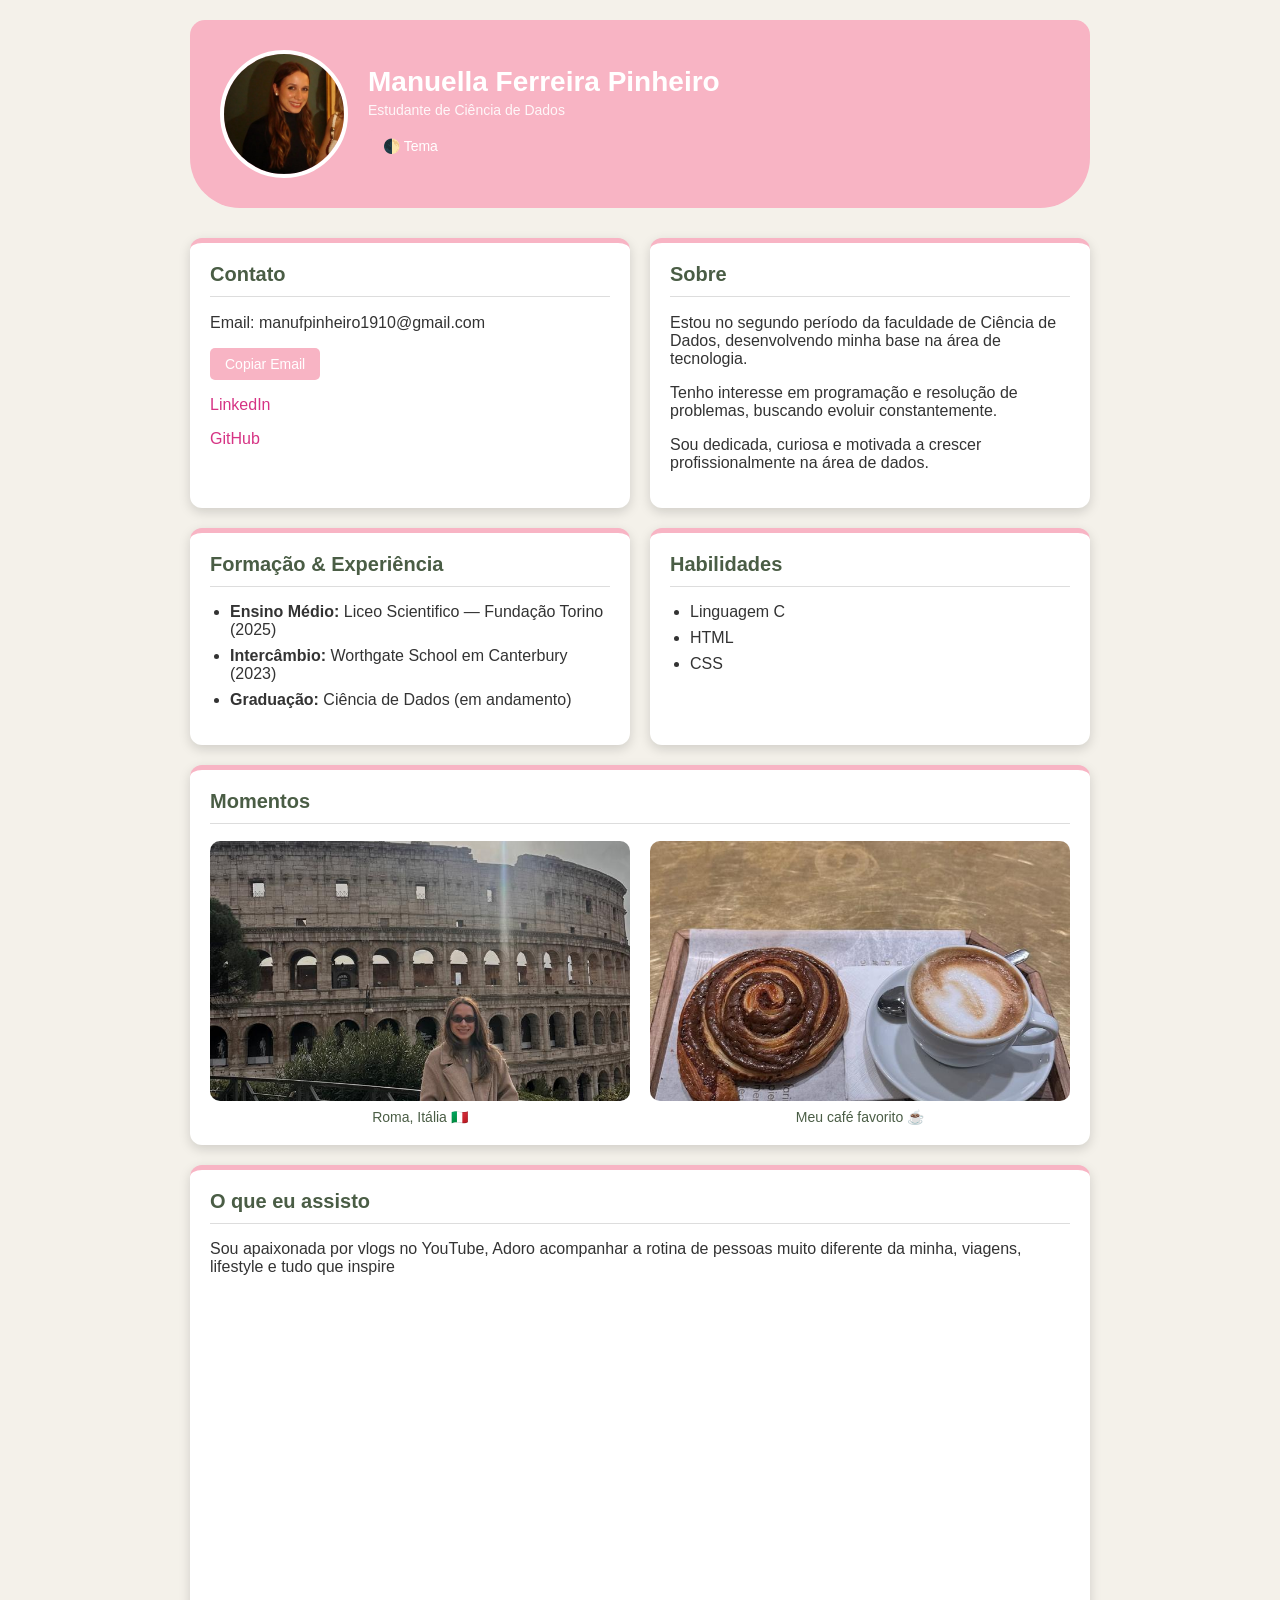
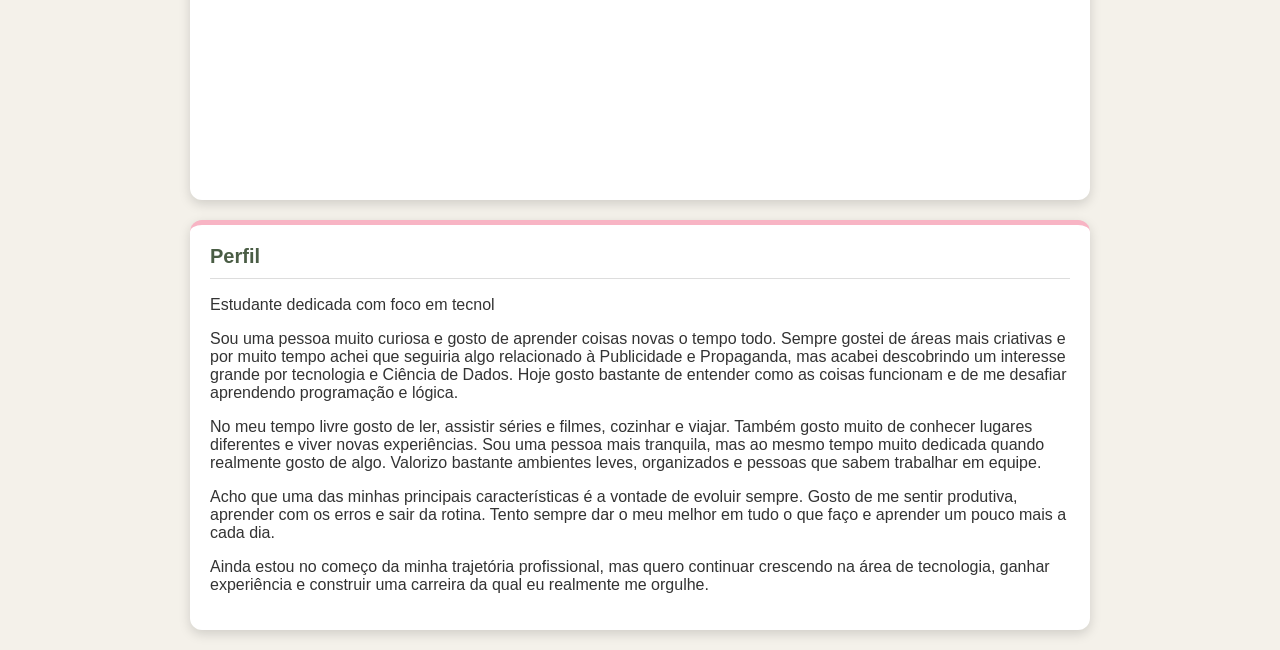
<file: index.html>
<!DOCTYPE html>
<html lang="pt-BR">
<head>
  <meta charset="UTF-8">
  <meta name="viewport" content="width=device-width, initial-scale=1.0">
  <meta name="description" content="Currículo de Manuella Ferreira Pinheiro — Estudante de Ciência de Dados">

  <!-- Open Graph -->
  <meta property="og:title" content="Manuella Ferreira Pinheiro — Ciência de Dados">
  <meta property="og:description" content="Estudante de Ciência de Dados, apaixonada por tecnologia e resolução de problemas.">
  <meta property="og:image" content="assets/manuella.png">
  <meta property="og:url" content="">

  <!-- Favicon -->
  <link rel="icon" href="assets/favicon.png" type="image/png">

  <title>Currículo - Manuella Ferreira Pinheiro</title>
  <link rel="stylesheet" href="estilo.css">
</head>
<body>

  <div class="container">

    <header class="header">
      <img src="manuella.jpeg" alt="Foto de Manuella Ferreira Pinheiro, jovem estudante sorrindo" class="avatar">
      <div>
        <h1>Manuella Ferreira Pinheiro</h1>
        <p class="tagline">Estudante de Ciência de Dados</p>
        <!-- ID corrigido: era "toggle", agora bate com o JS -->
        <button id="theme-toggle">🌓 Tema</button>
      </div>
    </header>

    <main class="grid-container">

      <section class="card hidden">
        <h2>Contato</h2>
        <p>Email: <span id="email">manufpinheiro1910@gmail.com</span></p>
        <button id="copy-email">Copiar Email</button>
        <!-- Elemento feedback adicionado (estava no CSS mas faltava no HTML) -->
        <span id="feedback"></span>
        <p>
          <a href="https://www.linkedin.com/in/manuella-ferreira-pinheiro-001aa3387/" target="_blank" rel="noopener noreferrer">LinkedIn</a>
        </p>
        <p>
          <a href="https://github.com/manufpinheiro" target="_blank" rel="noopener noreferrer">GitHub</a>
        </p>
      </section>

      <section class="card hidden">
        <h2>Sobre</h2>
        <p>Estou no segundo período da faculdade de Ciência de Dados, desenvolvendo minha base na área de tecnologia.</p>
        <p>Tenho interesse em programação e resolução de problemas, buscando evoluir constantemente.</p>
        <p>Sou dedicada, curiosa e motivada a crescer profissionalmente na área de dados.</p>
      </section>

      <section class="card hidden">
        <h2>Formação & Experiência</h2>
        <ul>
          <li><strong>Ensino Médio:</strong> Liceo Scientifico — Fundação Torino (2025)</li>
          <li><strong>Intercâmbio:</strong> Worthgate School em Canterbury (2023)</li>
          <li><strong>Graduação:</strong> Ciência de Dados (em andamento)</li>
        </ul>
      </section>

      <section class="card hidden">
        <h2>Habilidades</h2>
        <ul class="skills-list">
          <li>Linguagem C</li>
          <li>HTML</li>
          <li>CSS</li>
        </ul>
      </section>

      <section class="card full-width hidden">
        <h2>Momentos</h2>
        <div class="fotos-grid">
          <figure>
            <img src="roma.jpeg" alt="Manuella Ferreira Pinheiro em frente ao Coliseu, em Roma, durante viagem à Itália" class="foto-galeria">
            <figcaption>Roma, Itália 🇮🇹</figcaption>
          </figure>
          <figure>
            <img src="cafe.jpeg" alt="Xícara de cappuccino com croissant de canela em bandeja de madeira, durante passeio em Paris" class="foto-galeria">
            <figcaption>Meu café favorito ☕</figcaption>
          </figure>
        </div>
      </section>

      <section class="card full-width hidden">
        <h2>O que eu assisto</h2>
        <p>Sou apaixonada por vlogs no YouTube, Adoro acompanhar a rotina de pessoas muito diferente da minha, viagens, lifestyle e tudo que inspire</p>
        <div class="video-wrapper">
          <iframe
            src="https://www.youtube.com/embed/eKtzyLKt1LA"
            title="Vlog de rotina no youtube"
            frameborder="0"
            allow="accelerometer; autoplay; clipboard-write; encrypted-media; gyroscope; picture-in-picture"
            allowfullscreen>
          </iframe>
        </div>
      </section>

      <section class="card full-width hidden">
        <h2>Perfil</h2>
        <!-- Texto removido do HTML — o typewriter escreve por cima via JS -->
        <p id="typewriter"></p>

        <p>
          Sou uma pessoa muito curiosa e gosto de aprender coisas novas o tempo todo. Sempre gostei de áreas mais criativas e por muito tempo achei que seguiria algo relacionado à Publicidade e Propaganda, mas acabei descobrindo um interesse grande por tecnologia e Ciência de Dados. Hoje gosto bastante de entender como as coisas funcionam e de me desafiar aprendendo programação e lógica.
        </p>
        <p>
          No meu tempo livre gosto de ler, assistir séries e filmes, cozinhar e viajar. Também gosto muito de conhecer lugares diferentes e viver novas experiências. Sou uma pessoa mais tranquila, mas ao mesmo tempo muito dedicada quando realmente gosto de algo. Valorizo bastante ambientes leves, organizados e pessoas que sabem trabalhar em equipe.
        </p>
        <p>
          Acho que uma das minhas principais características é a vontade de evoluir sempre. Gosto de me sentir produtiva, aprender com os erros e sair da rotina. Tento sempre dar o meu melhor em tudo o que faço e aprender um pouco mais a cada dia.
        </p>
        <p>
          Ainda estou no começo da minha trajetória profissional, mas quero continuar crescendo na área de tecnologia, ganhar experiência e construir uma carreira da qual eu realmente me orgulhe.
        </p>
      </section>

    </main>

  </div>

  <script src="script.js" defer></script>
</body>
</html>
</file>
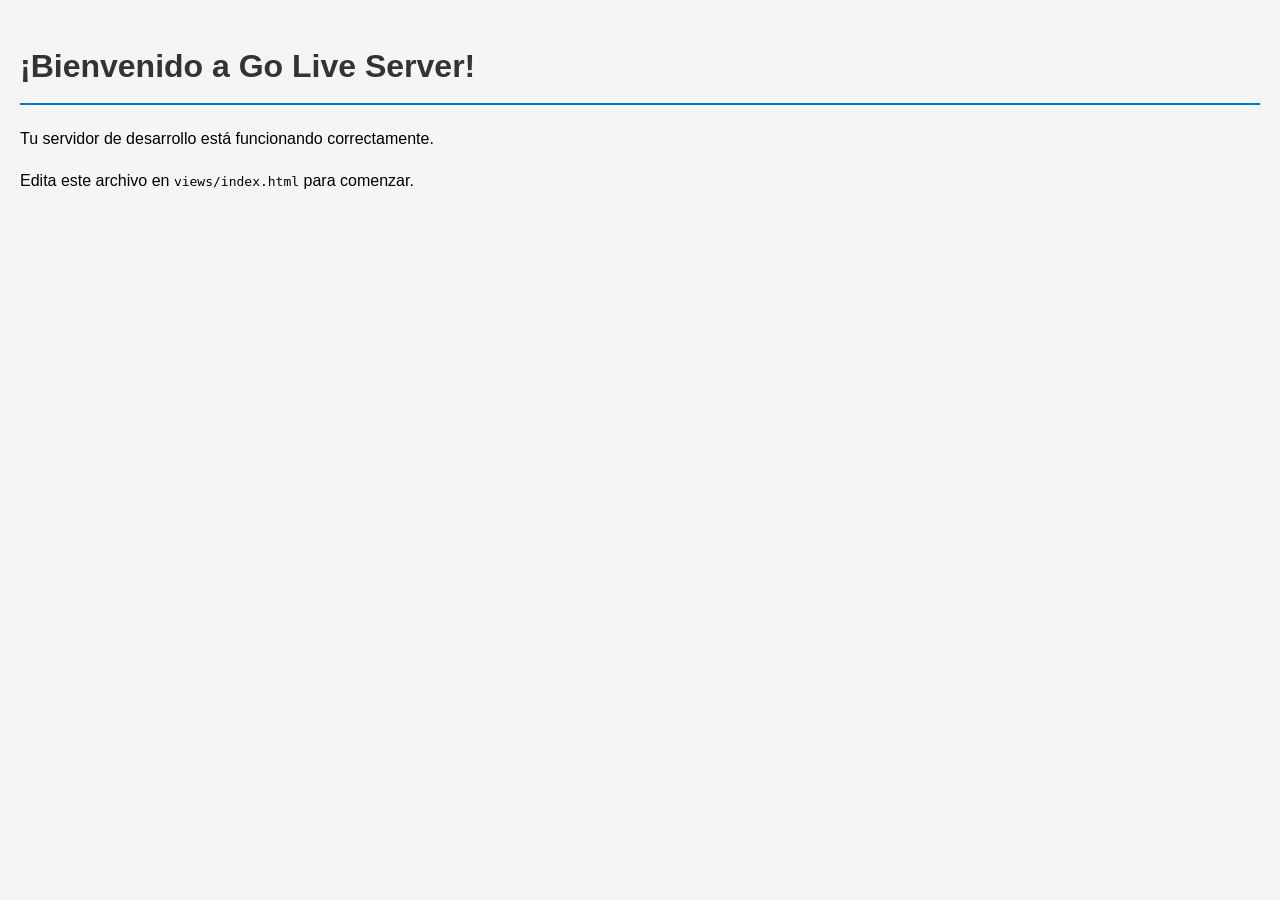
<file: views/index.html>
<!DOCTYPE html>
    <html lang="es">
    <head>
        <meta charset="UTF-8">
        <meta name="viewport" content="width=device-width, initial-scale=1.0">
        <title>Go Live Server - Proyecto</title>
        <link rel="stylesheet" href="/style/styles.css">
    </head>
    <body>
        <h1>¡Bienvenido a Go Live Server!</h1>
        <p>Tu servidor de desarrollo está funcionando correctamente.</p>
        <p>Edita este archivo en <code>views/index.html</code> para comenzar.</p>
        
    </body>
    </html>
</file>
<file: estilo.css>
:root {
  --cor-primaria: #f8b4c4;
  --cor-primaria-hover: #f093ad;
  --cor-texto: #333;
  --cor-fundo: #f4f1ea;
  --cor-card: #ffffff;
  --cor-titulo: #4a5d45;
  --cor-link: #d63384;
  --cor-borda-card: #f8b4c4;
  --cor-sombra: rgba(0, 0, 0, 0.15);
  --cor-divisor: #ddd;

  --fs-xs: 0.75rem;
  --fs-sm: 0.875rem;
  --fs-base: 1rem;
  --fs-md: 1.25rem;
  --fs-lg: 1.75rem;

  --sp-1: 10px;
  --sp-2: 20px;
  --sp-3: 30px;
}


.dark {
  --cor-texto: #f0f0f0;
  --cor-fundo: #1e1e1e;
  --cor-card: #2b2b2b;
  --cor-titulo: #ffc0cb;
  --cor-divisor: #444;
  --cor-sombra: rgba(0, 0, 0, 0.4);
}


body {
  font-family: 'Segoe UI', Tahoma, Geneva, Verdana, sans-serif;
  background-color: var(--cor-fundo);
  color: var(--cor-texto);
  margin: 0;
  padding: var(--sp-2);
  transition: background-color 0.3s ease, color 0.3s ease;
}

.container {
  max-width: 900px;
  margin: 0 auto;
}


.header {
  display: flex;
  align-items: center;
  gap: var(--sp-2);
  background-color: var(--cor-primaria);
  color: white;
  padding: var(--sp-3);
  border-radius: 15px 15px 50px 50px;
  margin-bottom: var(--sp-3);
}

.avatar {
  width: 120px;
  height: 120px;
  border-radius: 50%;
  border: 4px solid white;
  object-fit: cover;
}

.tagline {
  font-size: var(--fs-sm);
  margin: 4px 0 12px;
  opacity: 0.9;
}


.grid-container {
  display: grid;
  grid-template-columns: 1fr 1fr;
  gap: var(--sp-2);
}


.card {
  background: var(--cor-card);
  padding: var(--sp-2);
  border-radius: 12px;
  box-shadow: 0 4px 12px var(--cor-sombra);
  border-top: 5px solid var(--cor-borda-card);
  transition: background 0.3s ease, box-shadow 0.3s ease;
}

.full-width {
  grid-column: 1 / span 2;
}


h1 {
  font-size: var(--fs-lg);
  margin: 0 0 4px;
}

h2 {
  color: var(--cor-titulo);
  font-size: var(--fs-md);
  margin-top: 0;
  border-bottom: 1px solid var(--cor-divisor);
  padding-bottom: var(--sp-1);
}

ul {
  padding-left: var(--sp-2);
}

li {
  margin-bottom: 8px;
}


button {
  background-color: var(--cor-primaria);
  color: white;
  border: none;
  padding: 8px 15px;
  border-radius: 5px;
  cursor: pointer;
  font-size: var(--fs-sm);
  transition: background-color 0.2s ease;
}

button:hover {
  background-color: var(--cor-primaria-hover);
}

button:focus-visible {
  outline: 3px solid var(--cor-link);
  outline-offset: 2px;
}


a {
  color: var(--cor-link);
  text-decoration: none;
}

a:hover {
  text-decoration: underline;
}

a:focus-visible {
  outline: 3px solid var(--cor-link);
  outline-offset: 2px;
  border-radius: 2px;
}


#feedback {
  color: green;
  font-size: var(--fs-xs);
  margin-left: 8px;
  vertical-align: middle;
}


.hidden {
  opacity: 0;
  transform: translateY(40px);
  transition: opacity 0.8s ease, transform 0.8s ease;
}

.show {
  opacity: 1;
  transform: translateY(0);
}


.hidden:nth-child(2) { transition-delay: 0.1s; }
.hidden:nth-child(3) { transition-delay: 0.2s; }
.hidden:nth-child(4) { transition-delay: 0.3s; }
.hidden:nth-child(5) { transition-delay: 0.4s; }


.video-wrapper {
  position: relative;
  padding-bottom: 56.25%; 
  height: 0;
  margin-top: var(--sp-2);
  border-radius: 10px;
  overflow: hidden;
}

.video-wrapper iframe {
  position: absolute;
  top: 0;
  left: 0;
  width: 100%;
  height: 100%;
  border-radius: 10px;
}


.fotos-grid {
  display: grid;
  grid-template-columns: 1fr 1fr;
  gap: var(--sp-2);
  margin-top: var(--sp-1);
}

figure {
  margin: 0;
  text-align: center;
}

.foto-galeria {
  width: 100%;
  height: 260px;
  object-fit: cover;
  border-radius: 10px;
  display: block;
}

figcaption {
  margin-top: 8px;
  font-size: var(--fs-sm);
  color: var(--cor-titulo);
}


@media (max-width: 1024px) {
  .container {
    max-width: 100%;
    padding: 0 var(--sp-2);
  }

  .grid-container {
    gap: var(--sp-2);
  }
}


@media (max-width: 600px) {
  .grid-container {
    grid-template-columns: 1fr;
  }

  .header {
    flex-direction: column;
    text-align: center;
  }

  .full-width {
    grid-column: 1;
  }

  .fotos-grid {
    grid-template-columns: 1fr;
  }
}
</file>
<file: style/styles.css>
/* Estilos básicos - Go Live Server */
body {
    font-family: 'Segoe UI', Tahoma, Geneva, Verdana, sans-serif;
    margin: 0;
    padding: 20px;
    line-height: 1.6;
    background-color: #f5f5f5;
}

h1 {
    color: #333;
    border-bottom: 2px solid #007acc;
    padding-bottom: 10px;
}
</file>
